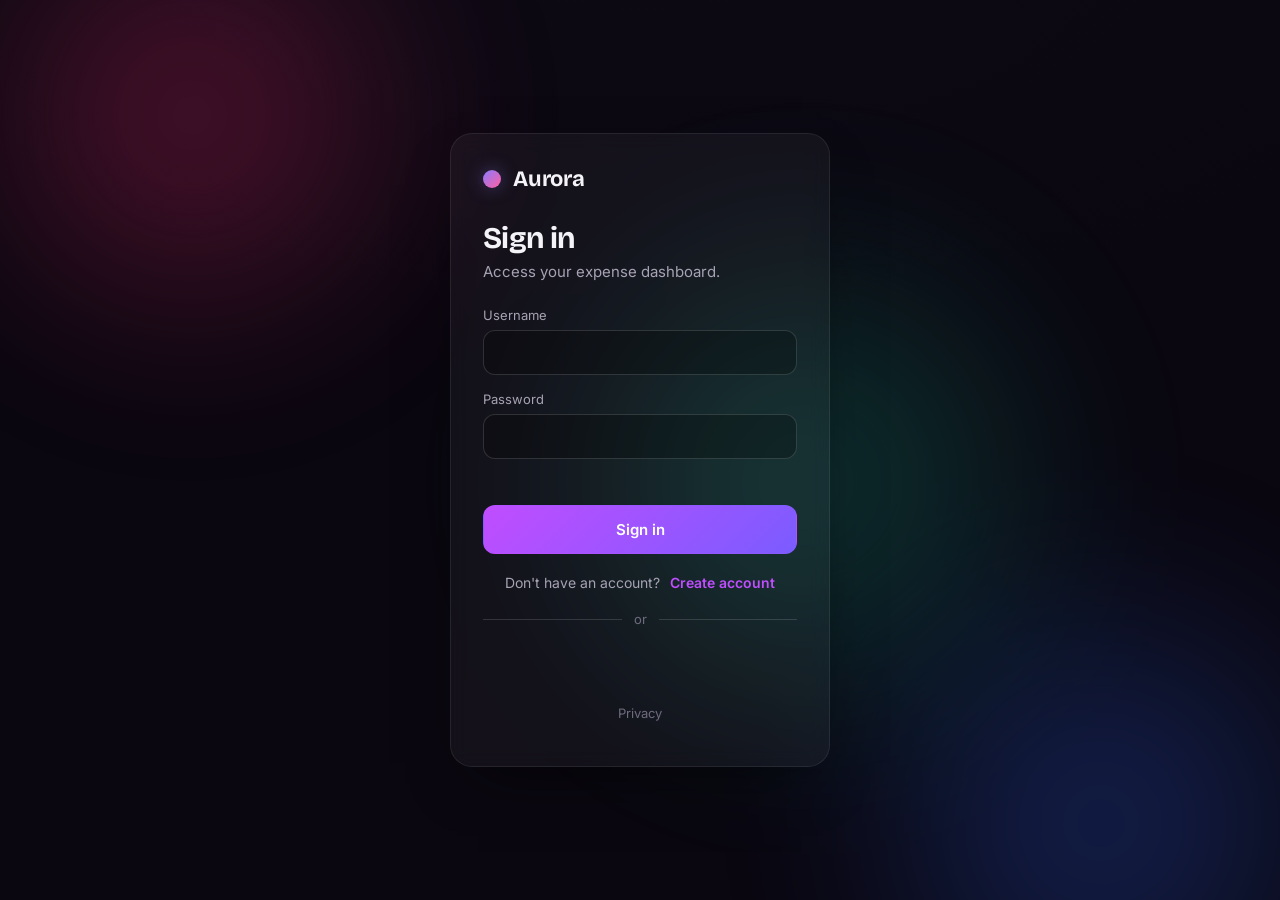
<file: index.html>
<!doctype html>
<html lang="pt-BR">
<head>
  <meta charset="utf-8" />
  <meta name="viewport" content="width=device-width, initial-scale=1, viewport-fit=cover" />
  <meta name="theme-color" content="#0a0710" />
  <title>Aurora · Controle de despesas</title>

  <!-- Fontes: Bricolage Grotesque para os números/títulos, Inter para o corpo -->
  <link rel="preconnect" href="https://fonts.googleapis.com" />
  <link rel="preconnect" href="https://fonts.gstatic.com" crossorigin />
  <link href="https://fonts.googleapis.com/css2?family=Bricolage+Grotesque:opsz,wght@12..96,500;12..96,600;12..96,700;12..96,800&family=Inter:wght@400;500;600;700&display=swap" rel="stylesheet" />

  <link rel="stylesheet" href="style.css" />

  <!-- Google Identity Services (botão "Entrar com Google") -->
  <script src="https://accounts.google.com/gsi/client" async></script>
</head>

<body>
  <!-- Brilhos de fundo (aurora). Intensidade controlada pela classe .glow no CSS -->
  <div class="aurora" aria-hidden="true">
    <span class="aurora__blob aurora__blob--pink"></span>
    <span class="aurora__blob aurora__blob--teal"></span>
    <span class="aurora__blob aurora__blob--blue"></span>
  </div>

  <!-- ============================== TELA DE LOGIN ============================== -->
  <main id="auth-screen" class="auth" hidden>
    <section class="auth__card">
      <div class="brand">
        <span class="brand__dot"></span>
        <span class="brand__name">Aurora</span>
      </div>
      <h1 class="auth__title" id="auth-title" data-i18n="login_title">Entrar</h1>
      <p class="auth__subtitle" id="auth-subtitle" data-i18n="login_sub">Acesse seu painel de despesas.</p>

      <form id="auth-form" class="auth__form" autocomplete="off">
        <label class="field">
          <span class="field__label" data-i18n="user_label">Usuário</span>
          <input class="field__input" id="auth-user" name="user" type="text" autocomplete="username" required />
        </label>
        <label class="field">
          <span class="field__label" data-i18n="pass_label">Senha</span>
          <input class="field__input" id="auth-pass" name="pass" type="password" autocomplete="current-password" required />
          <span class="field__hint" id="auth-pass-hint" data-i18n="pw_hint" hidden>Mínimo de 8 caracteres.</span>
        </label>

        <p class="auth__error" id="auth-error" role="alert"></p>

        <button class="btn btn--primary btn--block" type="submit" id="auth-submit" data-i18n="login_btn">Entrar</button>
      </form>

      <p class="auth__switch">
        <span id="auth-switch-text" data-i18n="no_account">Não tem conta?</span>
        <button class="link" id="auth-switch-btn" type="button" data-i18n="register_btn">Criar conta</button>
      </p>

      <div class="auth__divider"><span data-i18n="or">ou</span></div>
      <div id="google-btn" class="auth__google"></div>

      <p class="auth__legal"><a href="privacy.html" target="_blank" rel="noopener" data-i18n="privacy">Privacidade</a></p>
    </section>
  </main>

  <!-- ============================== APLICATIVO ============================== -->
  <div id="app" class="app" hidden>
    <!-- Cabeçalho -->
    <header class="topbar">
      <div class="brand">
        <span class="brand__dot"></span>
        <span class="brand__name">Aurora</span>
      </div>

      <nav class="monthnav" aria-label="Selecionar mês" data-i18n-aria="select_month">
        <button class="iconbtn" id="month-prev" aria-label="Mês anterior" data-i18n-aria="prev_month">
          <svg viewBox="0 0 24 24" width="18" height="18"><path d="M15 6l-6 6 6 6" fill="none" stroke="currentColor" stroke-width="2" stroke-linecap="round" stroke-linejoin="round"/></svg>
        </button>
        <span class="monthnav__label" id="month-label">—</span>
        <button class="iconbtn" id="month-next" aria-label="Próximo mês" data-i18n-aria="next_month">
          <svg viewBox="0 0 24 24" width="18" height="18"><path d="M9 6l6 6-6 6" fill="none" stroke="currentColor" stroke-width="2" stroke-linecap="round" stroke-linejoin="round"/></svg>
        </button>
      </nav>

      <div class="avatar" id="avatar-btn" role="button" tabindex="0" aria-haspopup="menu" aria-label="Menu da conta" data-i18n-aria="account_menu">
        <span id="avatar-initials">CM</span>
        <div class="menu" id="account-menu" hidden role="menu">
          <span class="menu__name" id="menu-username"></span>
          <button class="menu__item" id="menu-budget" role="menuitem" data-i18n="menu_budget">Definir orçamento</button>
          <button class="menu__item" id="menu-fixas" role="menuitem" data-i18n="menu_fixas">Despesas fixas</button>
          <button class="menu__item" id="menu-export" role="menuitem" data-i18n="menu_export">Exportar dados</button>
          <button class="menu__item" id="menu-currency" role="menuitem">Moeda</button>
          <button class="menu__item" id="menu-language" role="menuitem">Idioma</button>
          <a class="menu__item" id="menu-privacy" role="menuitem" href="privacy.html" target="_blank" rel="noopener" data-i18n="menu_privacy">Política de privacidade</a>
          <button class="menu__item menu__item--danger" id="menu-delete-account" role="menuitem" data-i18n="menu_delete_account">Excluir conta</button>
          <button class="menu__item menu__item--danger" id="menu-logout" role="menuitem" data-i18n="menu_logout">Sair</button>
        </div>
      </div>
    </header>

    <!-- Abas -->
    <div class="tabs" role="tablist">
      <button class="tab is-active" data-view="overview" role="tab" data-i18n="tab_overview">Visão geral</button>
      <button class="tab" data-view="investments" role="tab" data-i18n="tab_investments">Investimentos</button>
      <button class="tab" data-view="history" role="tab" data-i18n="tab_history">Histórico</button>
      <button class="tab" data-view="categories" role="tab" data-i18n="tab_categories">Categorias</button>
    </div>

    <!-- ----------- VISÃO GERAL ----------- -->
    <section class="view view--overview is-active" data-view="overview">
      <div class="overview-grid">
        <!-- Card principal: gráfico + legenda -->
        <article class="card card--spending">
          <div class="donut" id="donut"></div>
          <div class="legend" id="legend"></div>
          <button class="link card__action" id="edit-categories" data-i18n="edit_categories">Editar categorias</button>
        </article>

        <!-- Coluna direita -->
        <div class="overview-side">
          <div class="stat-row">
            <article class="card card--stat">
              <span class="card__label" data-i18n="available">Disponível</span>
              <strong class="stat stat--green" id="stat-left">—</strong>
              <span class="card__hint" id="stat-left-hint">—</span>
            </article>
            <article class="card card--stat">
              <span class="card__label" data-i18n="daily_avg">Média diária</span>
              <strong class="stat stat--cyan" id="stat-daily">—</strong>
              <span class="card__hint" id="stat-daily-hint">—</span>
            </article>
          </div>

          <div id="pending-fixas"></div>

          <article class="card card--activity">
            <div class="card__head">
              <span class="card__label" data-i18n="recent_activity">Atividade recente</span>
              <button class="btn btn--small" id="add-expense" data-i18n="add_expense">+ Despesa</button>
            </div>
            <ul class="activity" id="activity"></ul>
          </article>
        </div>
      </div>
    </section>

    <!-- ----------- INVESTIMENTOS ----------- -->
    <section class="view view--investments" data-view="investments" hidden>
      <div class="inv-grid">
        <article class="card card--stat">
          <span class="card__label" data-i18n="total_invested">Total investido</span>
          <strong class="stat" id="inv-invested">—</strong>
        </article>
        <article class="card card--stat">
          <span class="card__label" data-i18n="current_value">Valor atual</span>
          <strong class="stat stat--cyan" id="inv-current">—</strong>
        </article>
        <article class="card card--stat">
          <span class="card__label" data-i18n="return_label">Rendimento</span>
          <strong class="stat stat--green" id="inv-return">—</strong>
          <span class="card__hint" id="inv-return-pct">—</span>
        </article>
      </div>

      <div class="inv-main">
        <article class="card card--spending card--inv-chart">
          <div class="donut" id="inv-donut"></div>
          <div class="legend" id="inv-legend"></div>
        </article>

        <article class="card card--activity">
          <div class="card__head">
            <span class="card__label" data-i18n="my_investments">Meus investimentos</span>
            <button class="btn btn--small" id="add-investment" data-i18n="add_investment">+ Investimento</button>
          </div>
          <ul class="activity" id="inv-list"></ul>
        </article>
      </div>
    </section>

    <!-- ----------- HISTÓRICO ----------- -->
    <section class="view view--history" data-view="history" hidden>
      <article class="card">
        <div class="card__head">
          <span class="card__label" data-i18n="spending_by_month">Gastos por mês</span>
        </div>
        <div class="barchart" id="barchart"></div>
      </article>

      <article class="card card--activity">
        <div class="card__head">
          <span class="card__label" id="history-month-label">Detalhes do mês</span>
        </div>
        <ul class="activity activity--breakdown" id="history-breakdown"></ul>
      </article>
    </section>

    <!-- ----------- CATEGORIAS ----------- -->
    <section class="view view--categories" data-view="categories" hidden>
      <article class="card">
        <div class="card__head">
          <span class="card__label" data-i18n="your_categories">Suas categorias</span>
          <button class="btn btn--small" id="add-category" data-i18n="add_category">+ Categoria</button>
        </div>
        <ul class="catlist" id="catlist"></ul>
      </article>
    </section>
  </div>

  <!-- ============================== MODAL GENÉRICO ============================== -->
  <div class="modal" id="modal" hidden>
    <div class="modal__backdrop" data-close></div>
    <div class="modal__sheet" role="dialog" aria-modal="true" aria-labelledby="modal-title">
      <div class="modal__head">
        <h2 class="modal__title" id="modal-title">—</h2>
        <button class="iconbtn" data-close aria-label="Fechar" data-i18n-aria="close">
          <svg viewBox="0 0 24 24" width="18" height="18"><path d="M6 6l12 12M18 6L6 18" fill="none" stroke="currentColor" stroke-width="2" stroke-linecap="round"/></svg>
        </button>
      </div>
      <form id="modal-form" class="modal__body"></form>
    </div>
  </div>

  <!-- Status de salvamento (salvando / salvo / falha) -->
  <div class="savestatus" id="save-status" role="status" aria-live="polite" hidden>
    <span class="savestatus__icon" id="save-status-icon"></span>
    <span class="savestatus__text" id="save-status-text"></span>
    <button class="savestatus__retry" id="save-status-retry" type="button" hidden></button>
  </div>

  <!-- Scripts separados, carregados em ordem -->
  <script src="js/storage.js"></script>
  <script src="js/charts.js"></script>
  <script src="js/app.js"></script>
</body>
</html>
</file>
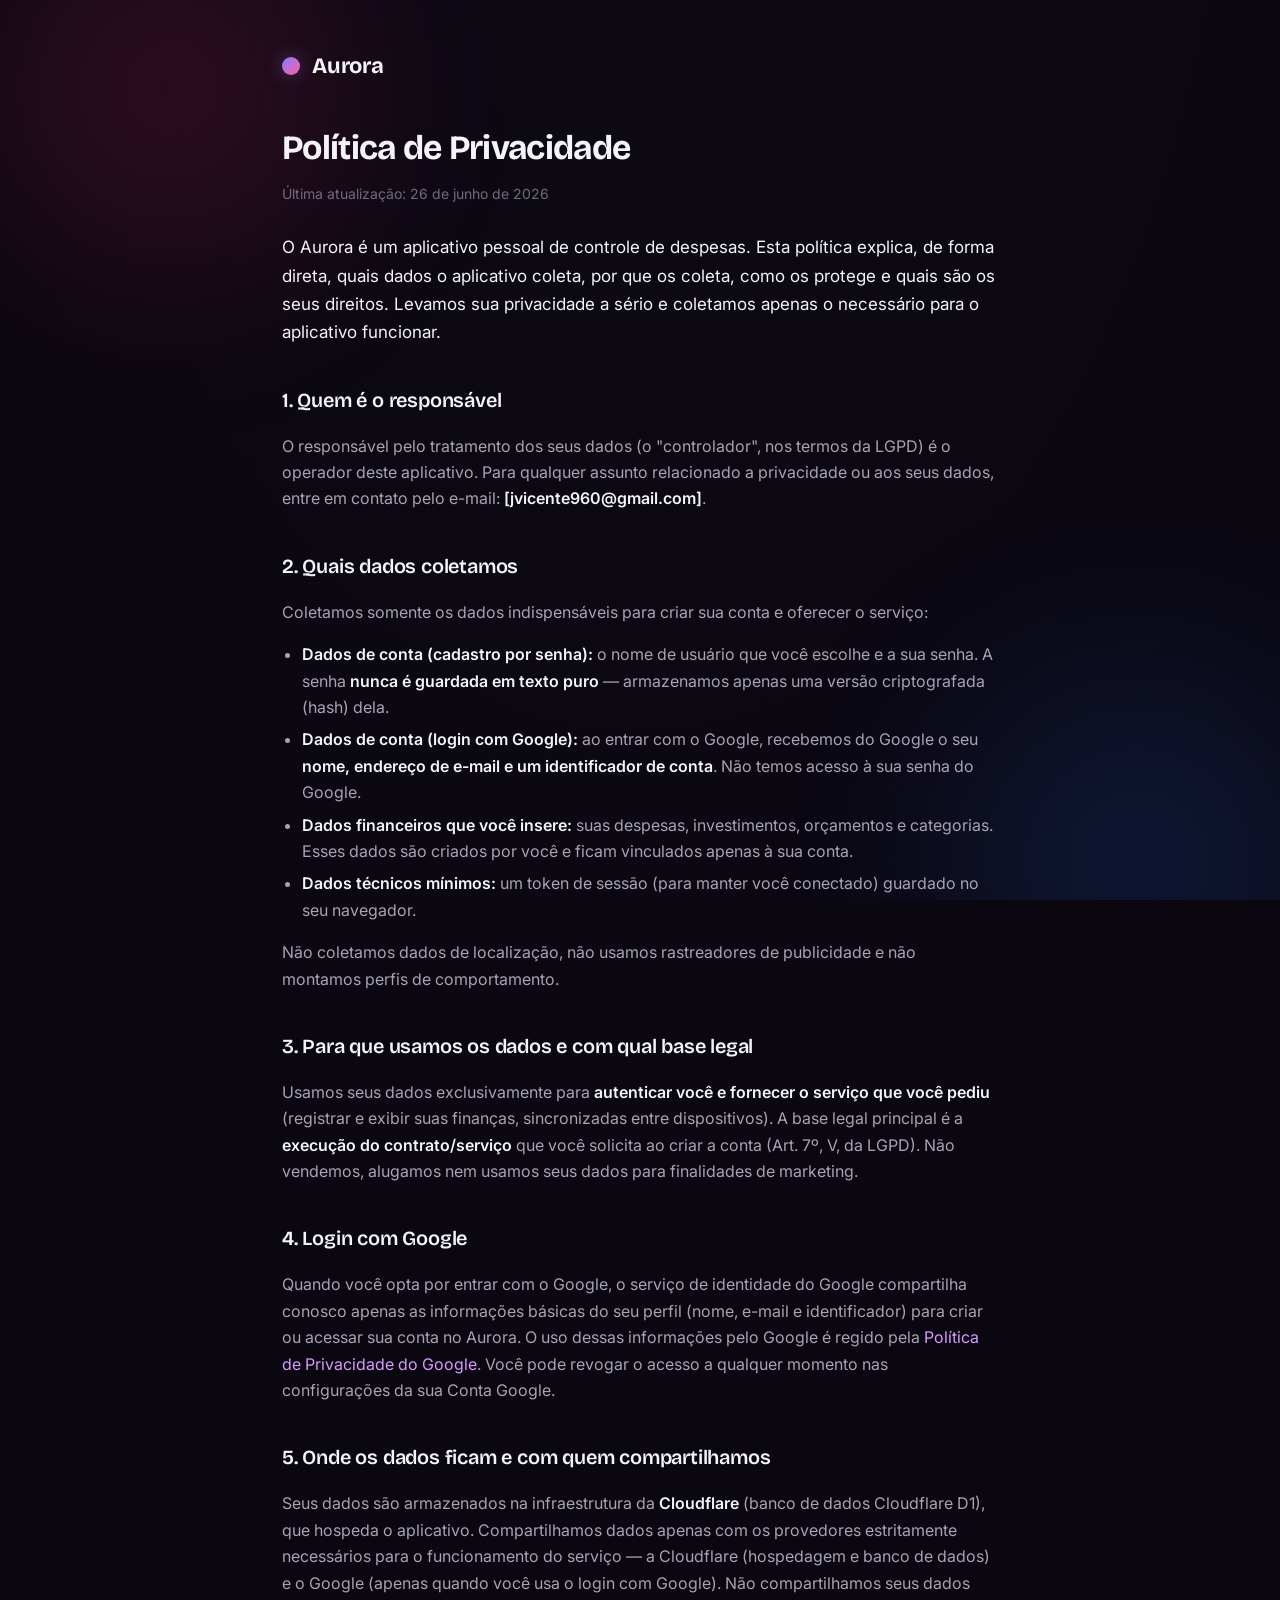
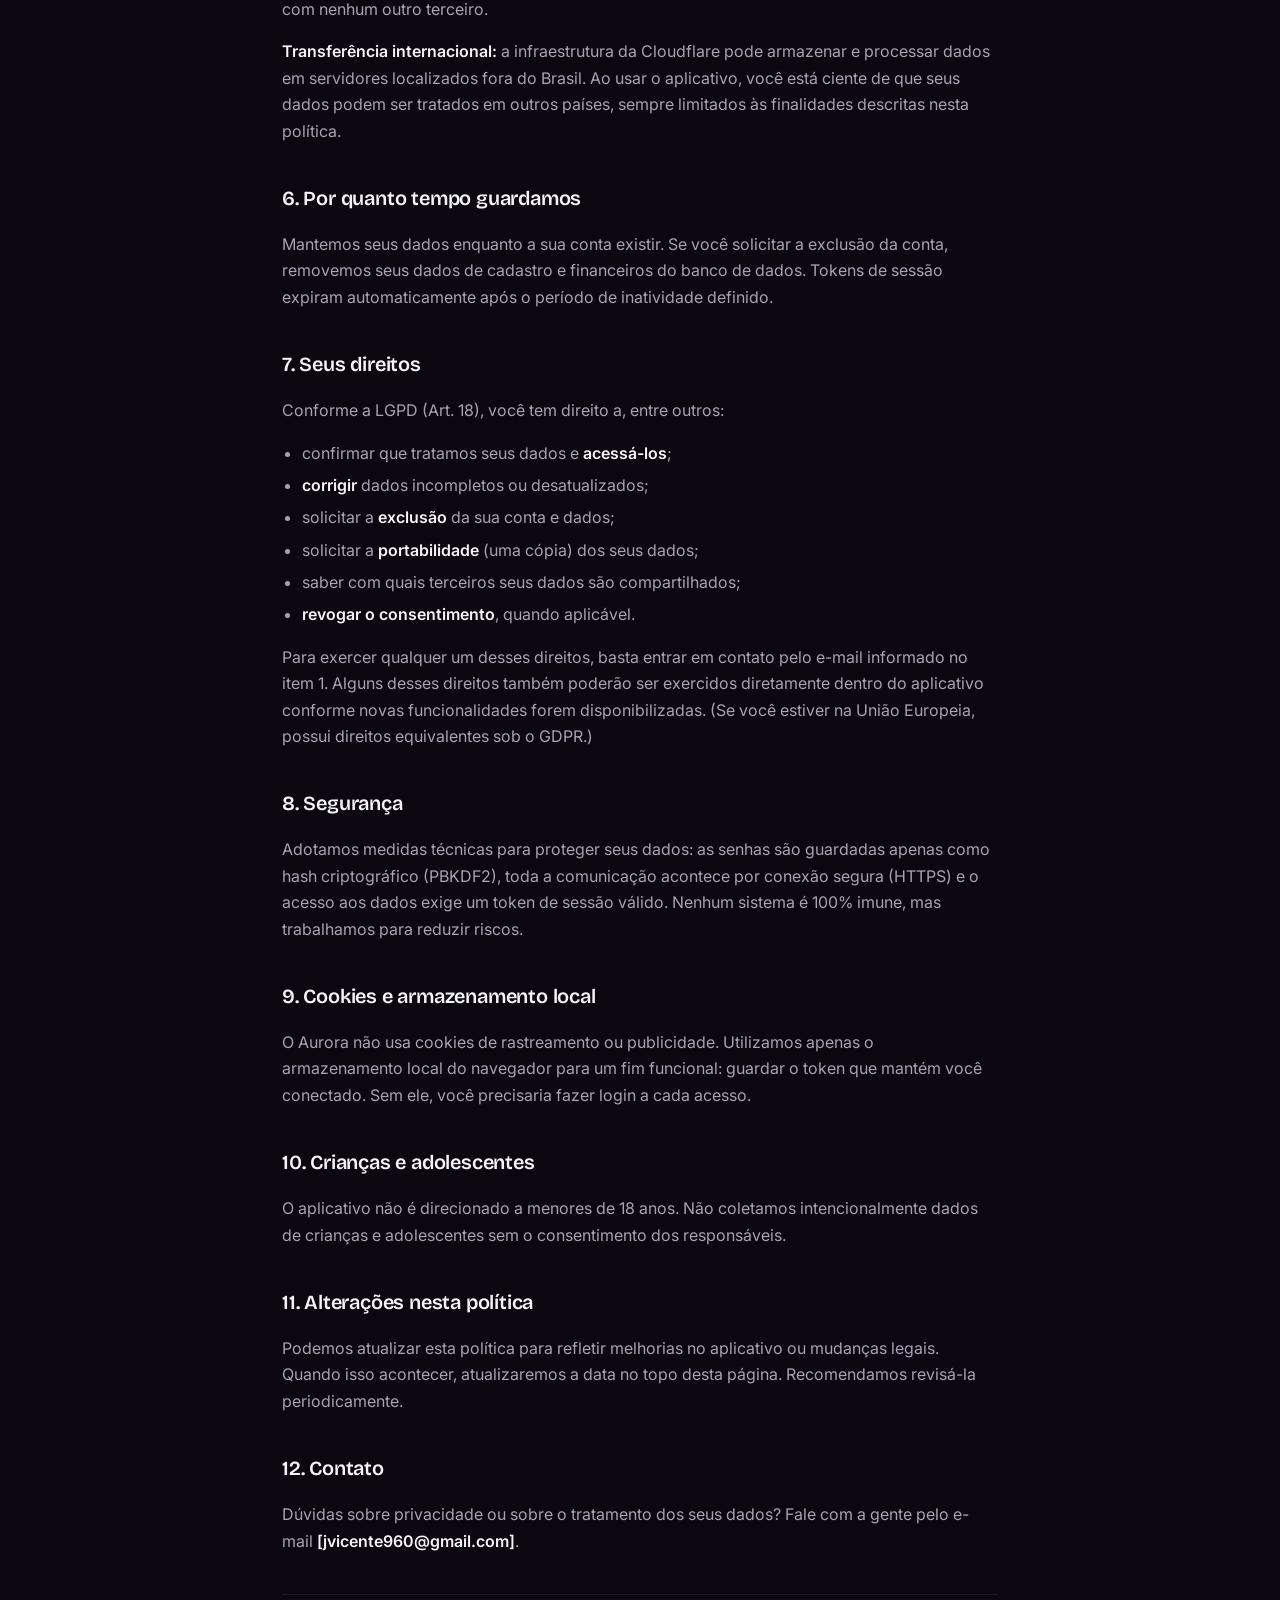
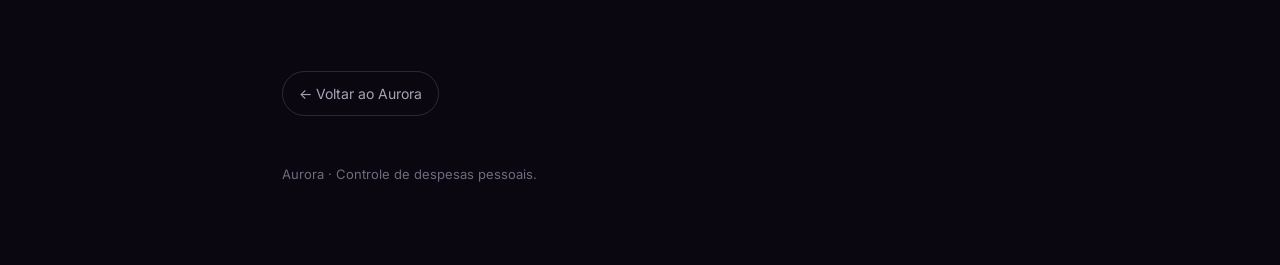
<file: privacy.html>
<!doctype html>
<html lang="pt-BR">
<head>
  <meta charset="utf-8" />
  <meta name="viewport" content="width=device-width, initial-scale=1, viewport-fit=cover" />
  <meta name="theme-color" content="#0a0710" />
  <title>Política de Privacidade · Aurora</title>

  <link rel="preconnect" href="https://fonts.googleapis.com" />
  <link rel="preconnect" href="https://fonts.gstatic.com" crossorigin />
  <link href="https://fonts.googleapis.com/css2?family=Bricolage+Grotesque:opsz,wght@12..96,600;12..96,700&family=Inter:wght@400;500;600;700&display=swap" rel="stylesheet" />

  <style>
    :root {
      --bg:#0a0710; --bg-2:#0d0a14;
      --surface:rgba(255,255,255,0.045); --border:rgba(255,255,255,0.08); --border-strong:rgba(255,255,255,0.14);
      --text:#f4f3f7; --text-dim:#a7a3b4; --text-faint:#6f6b7e; --primary:#c04dff;
      --font-display:'Bricolage Grotesque',system-ui,sans-serif;
      --font-body:'Inter',system-ui,-apple-system,sans-serif;
    }
    *,*::before,*::after { box-sizing:border-box; }
    body {
      margin:0; font-family:var(--font-body); color:var(--text); background:var(--bg);
      background-image:radial-gradient(120% 80% at 50% -10%,var(--bg-2),var(--bg) 60%);
      min-height:100vh; -webkit-font-smoothing:antialiased; line-height:1.65;
    }
    .aurora { position:fixed; inset:0; z-index:0; overflow:hidden; pointer-events:none; }
    .blob { position:absolute; border-radius:50%; filter:blur(90px); opacity:.22; }
    .blob--pink { width:42vw; height:42vw; top:-14vw; left:-8vw; background:radial-gradient(circle,#ff2d78,transparent 68%); }
    .blob--blue { width:46vw; height:46vw; bottom:-20vw; right:-12vw; background:radial-gradient(circle,#2f6bff,transparent 68%); }

    .wrap { position:relative; z-index:1; max-width:760px; margin:0 auto; padding:48px 22px 80px; }
    .brand { display:flex; align-items:center; gap:12px; margin-bottom:36px; }
    .brand__dot { width:18px; height:18px; border-radius:50%; background:linear-gradient(135deg,#8a7bff,#ff5fa2); box-shadow:0 0 18px -2px rgba(138,123,255,0.6); }
    .brand__name { font-family:var(--font-display); font-weight:700; font-size:22px; letter-spacing:-0.01em; }

    h1 { font-family:var(--font-display); font-weight:700; font-size:34px; letter-spacing:-0.02em; margin:0 0 6px; }
    h2 { font-family:var(--font-display); font-weight:600; font-size:20px; margin:38px 0 10px; letter-spacing:-0.01em; }
    .updated { color:var(--text-faint); font-size:14px; margin:0 0 28px; }
    p, li { color:var(--text-dim); font-size:16px; }
    strong { color:var(--text); font-weight:600; }
    a { color:#d79bff; text-decoration:none; }
    a:hover { text-decoration:underline; }
    ul { padding-left:20px; }
    li { margin:6px 0; }
    .lead { color:var(--text); font-size:17px; }
    .card { background:var(--surface); border:1px solid var(--border); border-radius:16px; padding:18px 20px; margin-top:18px; }
    hr { border:none; border-top:1px solid var(--border); margin:40px 0; }
    .back { display:inline-block; margin-top:36px; font-size:14px; color:var(--text-dim); border:1px solid var(--border-strong); padding:10px 16px; border-radius:999px; }
    footer { margin-top:48px; color:var(--text-faint); font-size:13px; }
  </style>
</head>

<body>
  <div class="aurora" aria-hidden="true">
    <span class="blob blob--pink"></span>
    <span class="blob blob--blue"></span>
  </div>

  <main class="wrap">
    <div class="brand">
      <span class="brand__dot"></span>
      <span class="brand__name">Aurora</span>
    </div>

    <h1>Política de Privacidade</h1>
    <p class="updated">Última atualização: 26 de junho de 2026</p>

    <p class="lead">O Aurora é um aplicativo pessoal de controle de despesas. Esta política explica, de forma direta, quais dados o aplicativo coleta, por que os coleta, como os protege e quais são os seus direitos. Levamos sua privacidade a sério e coletamos apenas o necessário para o aplicativo funcionar.</p>

    <h2>1. Quem é o responsável</h2>
    <p>O responsável pelo tratamento dos seus dados (o "controlador", nos termos da LGPD) é o operador deste aplicativo. Para qualquer assunto relacionado a privacidade ou aos seus dados, entre em contato pelo e-mail: <strong>[jvicente960@gmail.com]</strong>.</p>

    <h2>2. Quais dados coletamos</h2>
    <p>Coletamos somente os dados indispensáveis para criar sua conta e oferecer o serviço:</p>
    <ul>
      <li><strong>Dados de conta (cadastro por senha):</strong> o nome de usuário que você escolhe e a sua senha. A senha <strong>nunca é guardada em texto puro</strong> — armazenamos apenas uma versão criptografada (hash) dela.</li>
      <li><strong>Dados de conta (login com Google):</strong> ao entrar com o Google, recebemos do Google o seu <strong>nome, endereço de e-mail e um identificador de conta</strong>. Não temos acesso à sua senha do Google.</li>
      <li><strong>Dados financeiros que você insere:</strong> suas despesas, investimentos, orçamentos e categorias. Esses dados são criados por você e ficam vinculados apenas à sua conta.</li>
      <li><strong>Dados técnicos mínimos:</strong> um token de sessão (para manter você conectado) guardado no seu navegador.</li>
    </ul>
    <p>Não coletamos dados de localização, não usamos rastreadores de publicidade e não montamos perfis de comportamento.</p>

    <h2>3. Para que usamos os dados e com qual base legal</h2>
    <p>Usamos seus dados exclusivamente para <strong>autenticar você e fornecer o serviço que você pediu</strong> (registrar e exibir suas finanças, sincronizadas entre dispositivos). A base legal principal é a <strong>execução do contrato/serviço</strong> que você solicita ao criar a conta (Art. 7º, V, da LGPD). Não vendemos, alugamos nem usamos seus dados para finalidades de marketing.</p>

    <h2>4. Login com Google</h2>
    <p>Quando você opta por entrar com o Google, o serviço de identidade do Google compartilha conosco apenas as informações básicas do seu perfil (nome, e-mail e identificador) para criar ou acessar sua conta no Aurora. O uso dessas informações pelo Google é regido pela <a href="https://policies.google.com/privacy" target="_blank" rel="noopener">Política de Privacidade do Google</a>. Você pode revogar o acesso a qualquer momento nas configurações da sua Conta Google.</p>

    <h2>5. Onde os dados ficam e com quem compartilhamos</h2>
    <p>Seus dados são armazenados na infraestrutura da <strong>Cloudflare</strong> (banco de dados Cloudflare D1), que hospeda o aplicativo. Compartilhamos dados apenas com os provedores estritamente necessários para o funcionamento do serviço — a Cloudflare (hospedagem e banco de dados) e o Google (apenas quando você usa o login com Google). Não compartilhamos seus dados com nenhum outro terceiro.</p>
    <p><strong>Transferência internacional:</strong> a infraestrutura da Cloudflare pode armazenar e processar dados em servidores localizados fora do Brasil. Ao usar o aplicativo, você está ciente de que seus dados podem ser tratados em outros países, sempre limitados às finalidades descritas nesta política.</p>

    <h2>6. Por quanto tempo guardamos</h2>
    <p>Mantemos seus dados enquanto a sua conta existir. Se você solicitar a exclusão da conta, removemos seus dados de cadastro e financeiros do banco de dados. Tokens de sessão expiram automaticamente após o período de inatividade definido.</p>

    <h2>7. Seus direitos</h2>
    <p>Conforme a LGPD (Art. 18), você tem direito a, entre outros:</p>
    <ul>
      <li>confirmar que tratamos seus dados e <strong>acessá-los</strong>;</li>
      <li><strong>corrigir</strong> dados incompletos ou desatualizados;</li>
      <li>solicitar a <strong>exclusão</strong> da sua conta e dados;</li>
      <li>solicitar a <strong>portabilidade</strong> (uma cópia) dos seus dados;</li>
      <li>saber com quais terceiros seus dados são compartilhados;</li>
      <li><strong>revogar o consentimento</strong>, quando aplicável.</li>
    </ul>
    <p>Para exercer qualquer um desses direitos, basta entrar em contato pelo e-mail informado no item 1. Alguns desses direitos também poderão ser exercidos diretamente dentro do aplicativo conforme novas funcionalidades forem disponibilizadas. (Se você estiver na União Europeia, possui direitos equivalentes sob o GDPR.)</p>

    <h2>8. Segurança</h2>
    <p>Adotamos medidas técnicas para proteger seus dados: as senhas são guardadas apenas como hash criptográfico (PBKDF2), toda a comunicação acontece por conexão segura (HTTPS) e o acesso aos dados exige um token de sessão válido. Nenhum sistema é 100% imune, mas trabalhamos para reduzir riscos.</p>

    <h2>9. Cookies e armazenamento local</h2>
    <p>O Aurora não usa cookies de rastreamento ou publicidade. Utilizamos apenas o armazenamento local do navegador para um fim funcional: guardar o token que mantém você conectado. Sem ele, você precisaria fazer login a cada acesso.</p>

    <h2>10. Crianças e adolescentes</h2>
    <p>O aplicativo não é direcionado a menores de 18 anos. Não coletamos intencionalmente dados de crianças e adolescentes sem o consentimento dos responsáveis.</p>

    <h2>11. Alterações nesta política</h2>
    <p>Podemos atualizar esta política para refletir melhorias no aplicativo ou mudanças legais. Quando isso acontecer, atualizaremos a data no topo desta página. Recomendamos revisá-la periodicamente.</p>

    <h2>12. Contato</h2>
    <p>Dúvidas sobre privacidade ou sobre o tratamento dos seus dados? Fale com a gente pelo e-mail <strong>[jvicente960@gmail.com]</strong>.</p>

    <hr />
    <a class="back" href="/">← Voltar ao Aurora</a>

    <footer>Aurora · Controle de despesas pessoais.</footer>
  </main>
</body>
</html>
</file>
<file: style.css>
/* =====================================================================
   AURORA · folha de estilo
   ===================================================================== */

/* ----------------------------- VARIÁVEIS ----------------------------- */
:root {
  --bg:#0a0710; --bg-2:#0d0a14;
  --surface:rgba(255,255,255,0.045); --surface-2:rgba(255,255,255,0.06);
  --border:rgba(255,255,255,0.08); --border-strong:rgba(255,255,255,0.14);
  --text:#f4f3f7; --text-dim:#a7a3b4; --text-faint:#6f6b7e;
  --green:#34e08a; --cyan:#38c8ff; --primary:#c04dff; --danger:#ff6b8a;
  --panel:#16121f;
  --font-display:'Bricolage Grotesque',system-ui,sans-serif;
  --font-body:'Inter',system-ui,-apple-system,sans-serif;
  --radius:22px; --radius-sm:14px; --shadow:0 24px 60px -28px rgba(0,0,0,0.7);
  --glow-opacity:0.3; --glow-blur:80px;
}

/* ----------------------------- BASE ----------------------------- */
*,*::before,*::after { box-sizing:border-box; }
html,body { height:100%; }
[hidden] { display:none !important; }   /* garante que o atributo hidden funcione */
body {
  margin:0; font-family:var(--font-body); color:var(--text); background:var(--bg);
  background-image:radial-gradient(120% 80% at 50% -10%,var(--bg-2),var(--bg) 60%);
  min-height:100vh; overflow-x:hidden; -webkit-font-smoothing:antialiased; text-rendering:optimizeLegibility;
}
button { font-family:inherit; }
::selection { background:rgba(192,77,255,0.4); }
:focus-visible { outline:2px solid var(--primary); outline-offset:2px; }

/* ----------------------------- AURORA (glow) ----------------------------- */
.aurora { position:fixed; inset:0; z-index:0; overflow:hidden; pointer-events:none; }
.aurora__blob { position:absolute; border-radius:50%; filter:blur(var(--glow-blur)); opacity:var(--glow-opacity); }
.aurora__blob--pink { width:46vw; height:46vw; top:-14vw; left:-8vw; background:radial-gradient(circle,#ff2d78,transparent 68%); }
.aurora__blob--teal { width:50vw; height:50vw; top:18vh; left:38vw; background:radial-gradient(circle,#1fd6b0,transparent 68%); opacity:calc(var(--glow-opacity)*0.8); }
.aurora__blob--blue { width:48vw; height:48vw; bottom:-18vw; right:-10vw; background:radial-gradient(circle,#2f6bff,transparent 68%); }

/* ----------------------------- MARCA ----------------------------- */
.brand { display:flex; align-items:center; gap:12px; }
.brand__dot { width:18px; height:18px; border-radius:50%; background:linear-gradient(135deg,#8a7bff,#ff5fa2); box-shadow:0 0 18px -2px rgba(138,123,255,0.6); }
.brand__name { font-family:var(--font-display); font-weight:700; font-size:22px; letter-spacing:-0.01em; }

/* ----------------------------- BOTÕES ----------------------------- */
.btn { border:1px solid var(--border-strong); background:var(--surface-2); color:var(--text); padding:11px 18px; border-radius:12px; font-size:14px; font-weight:600; cursor:pointer; transition:transform .12s ease,background .2s ease,border-color .2s ease; }
.btn:hover { background:rgba(255,255,255,0.1); }
.btn:active { transform:scale(.98); }
.btn[disabled] { opacity:.5; cursor:default; }
.btn--primary { background:linear-gradient(135deg,#c04dff,#7b5cff); border-color:transparent; color:#fff; }
.btn--primary:hover { filter:brightness(1.08); background:linear-gradient(135deg,#c04dff,#7b5cff); }
.btn--danger { background:linear-gradient(135deg,#ff5f6d,#ff2d78); border-color:transparent; color:#fff; }
.btn--danger:hover { filter:brightness(1.08); background:linear-gradient(135deg,#ff5f6d,#ff2d78); }
.btn--block { width:100%; padding:14px; font-size:15px; }
.btn--small { padding:8px 14px; font-size:13px; border-radius:10px; }
.link { background:none; border:none; padding:0; color:var(--primary); font-weight:600; font-size:14px; cursor:pointer; }
.link:hover { text-decoration:underline; }

.iconbtn { width:40px; height:40px; display:grid; place-items:center; border-radius:50%; border:1px solid var(--border); background:var(--surface); color:var(--text-dim); cursor:pointer; transition:background .2s ease,color .2s ease; }
.iconbtn:hover { background:var(--surface-2); color:var(--text); }

/* botões de linha (editar / remover) nas listas */
.rowbtn { border:none; background:none; color:var(--text-faint); cursor:pointer; padding:7px; border-radius:9px; line-height:0; opacity:.55; transition:opacity .15s ease,color .15s ease,background .15s ease; flex:none; }
.rowbtn:hover { opacity:1; background:var(--surface-2); }
.rowbtn--edit:hover { color:var(--cyan); }
.rowbtn--del:hover { color:var(--danger); }

/* ----------------------------- CARTÕES ----------------------------- */
.card { position:relative; background:var(--surface); border:1px solid var(--border); border-radius:var(--radius); padding:24px; box-shadow:var(--shadow); backdrop-filter:blur(8px); }
.card__label { font-size:13px; color:var(--text-dim); letter-spacing:.14em; text-transform:uppercase; font-weight:600; }
.card__hint { font-size:13px; color:var(--text-faint); }
.card__head { display:flex; align-items:center; justify-content:space-between; gap:12px; margin-bottom:8px; flex-wrap:wrap; }
.card__action { margin-top:4px; align-self:flex-start; }

.stat { display:block; font-family:var(--font-display); font-weight:700; font-size:44px; line-height:1.05; letter-spacing:-0.02em; margin:6px 0 4px; }
.stat--green { color:var(--green); }
.stat--cyan { color:var(--cyan); }

/* ----------------------------- CAMPOS ----------------------------- */
.field { display:block; margin-bottom:16px; }
.field__label { display:block; font-size:13px; color:var(--text-dim); margin-bottom:7px; }
.field__hint { font-size:12px; color:var(--text-faint); margin:-8px 0 14px; }
.field__input, .field select, .row-date, .row-amount, .row-kind {
  width:100%; min-width:0; padding:12px 14px; border-radius:12px; border:1px solid var(--border-strong);
  background:rgba(0,0,0,0.25); color:var(--text); font-size:15px; font-family:inherit;
}
/* iOS: o input de data tem largura mínima nativa; isto deixa o navegador encolher */
.row-date { -webkit-appearance:none; appearance:none; color-scheme:dark; }
.field__input:focus, .field select:focus, .row-date:focus, .row-amount:focus, .row-kind:focus {
  outline:none; border-color:var(--primary); box-shadow:0 0 0 3px rgba(192,77,255,0.22);
}
.field__row { display:grid; grid-template-columns:1fr 1fr; gap:12px; }

/* contraste do dropdown: força fundo escuro e texto claro nas opções */
select { -webkit-appearance:none; appearance:none; background-image:url("data:image/svg+xml,%3Csvg xmlns='http://www.w3.org/2000/svg' width='12' height='8' viewBox='0 0 12 8'%3E%3Cpath d='M1 1l5 5 5-5' fill='none' stroke='%23a7a3b4' stroke-width='2' stroke-linecap='round'/%3E%3C/svg%3E"); background-repeat:no-repeat; background-position:right 14px center; padding-right:36px; }
select option, select optgroup { background-color:var(--panel); color:var(--text); }

/* rótulo com checkbox */
.check { display:flex; align-items:center; gap:10px; font-size:14px; color:var(--text); margin-bottom:8px; cursor:pointer; }
.check input { width:18px; height:18px; accent-color:var(--primary); }

/* cabeçalho de seção dentro do modal (Lançamentos / Aportes) */
.rowhead { display:flex; align-items:center; justify-content:space-between; }

/* linha de lançamento / movimentação */
.modal-row { display:grid; grid-template-columns:minmax(0,1.2fr) minmax(0,1fr) auto; gap:8px; margin-bottom:8px; align-items:center; }
.modal-row .row-kind { grid-column:auto; }
.modal-row:has(.row-kind) { grid-template-columns:minmax(0,auto) minmax(0,1.2fr) minmax(0,1fr) auto; }
.row-del { border:none; background:var(--surface-2); color:var(--text-faint); width:38px; height:42px; border-radius:10px; cursor:pointer; line-height:0; display:grid; place-items:center; }
.row-del:hover { color:var(--danger); }

/* ----------------------------- LOGIN ----------------------------- */
.auth { position:relative; z-index:1; min-height:100vh; display:grid; place-items:center; padding:24px; }
.auth__card { width:100%; max-width:380px; background:var(--surface); border:1px solid var(--border); border-radius:var(--radius); padding:32px; box-shadow:var(--shadow); backdrop-filter:blur(10px); }
.auth__card .brand { margin-bottom:28px; }
.auth__title { font-family:var(--font-display); font-size:30px; font-weight:700; margin:0 0 6px; letter-spacing:-0.02em; }
.auth__subtitle { color:var(--text-dim); margin:0 0 26px; font-size:15px; }
.auth__error { color:var(--danger); font-size:14px; min-height:18px; margin:2px 0 12px; }
.auth__switch { margin-top:20px; text-align:center; color:var(--text-dim); font-size:14px; }
.auth__switch .link { margin-left:6px; }
.auth__divider { display:flex; align-items:center; gap:12px; margin:20px 0 16px; color:var(--text-faint); font-size:13px; }
.auth__divider::before, .auth__divider::after { content:""; flex:1; height:1px; background:var(--border-strong); }
.auth__google { display:flex; justify-content:center; width:100%; max-width:100%; min-height:44px; color-scheme:light; overflow:hidden; }
.auth__google > div { max-width:100%; }

/* ----------------------------- APP ----------------------------- */
.app { position:relative; z-index:1; max-width:1320px; margin:0 auto;
  padding:28px max(28px,env(safe-area-inset-right)) 60px max(28px,env(safe-area-inset-left)); }
.topbar { display:grid; grid-template-columns:1fr auto 1fr; align-items:center; margin-bottom:22px; }
.monthnav { display:flex; align-items:center; justify-content:center; gap:18px; }
.monthnav__label { font-family:var(--font-display); font-weight:600; font-size:19px; min-width:150px; text-align:center; }

.avatar { justify-self:end; position:relative; width:46px; height:46px; border-radius:50%; display:grid; place-items:center; font-family:var(--font-display); font-weight:700; font-size:15px; color:#fff; background:linear-gradient(135deg,#7b5cff,#c04dff); cursor:pointer; user-select:none; }
.menu { position:absolute; top:56px; right:0; width:230px; background:var(--panel); border:1px solid var(--border-strong); border-radius:14px; padding:8px; box-shadow:var(--shadow); z-index:30; }
.menu__name { display:block; padding:8px 12px; font-weight:600; color:var(--text-dim); font-size:13px; border-bottom:1px solid var(--border); margin-bottom:6px; }
.menu__item { display:block; width:100%; text-align:left; background:none; border:none; color:var(--text); padding:10px 12px; border-radius:9px; font-size:14px; cursor:pointer; text-decoration:none; }
.menu__item:hover { background:var(--surface-2); }
.menu__item--danger { color:var(--danger); }
.auth__legal { margin-top:18px; text-align:center; font-size:13px; }
.auth__legal a { color:var(--text-faint); text-decoration:none; }
.auth__legal a:hover { color:var(--text-dim); text-decoration:underline; }

.exportlist { display:flex; flex-direction:column; gap:10px; margin:14px 0 4px; }
.morebtn { display:inline-block; margin-top:8px; font-size:13px; }
.morewrap { display:contents; }
#pending-fixas:not(:empty) { margin-bottom:16px; }
.card--fixas { border-color:rgba(192,77,255,0.35); }

/* ----------------------- status de salvamento ----------------------- */.savestatus {
  position:fixed; left:50%; bottom:max(20px,env(safe-area-inset-bottom)); transform:translateX(-50%) translateY(8px);
  display:flex; align-items:center; gap:10px;
  background:var(--panel); border:1px solid var(--border-strong); border-radius:999px;
  padding:9px 16px; font-size:14px; color:var(--text); box-shadow:var(--shadow);
  z-index:60; pointer-events:none; opacity:0; transition:opacity .25s ease, transform .25s ease;
}
.savestatus.is-visible { opacity:1; transform:translateX(-50%) translateY(0); }
.savestatus--saved { color:var(--green); }
.savestatus--error { color:var(--danger); border-color:rgba(255,107,138,0.5); }
.savestatus__icon { display:inline-flex; align-items:center; justify-content:center; width:16px; height:16px; font-weight:700; }
.savestatus__icon.savestatus__spin { border:2px solid var(--border-strong); border-top-color:var(--primary); border-radius:50%; animation:savespin .7s linear infinite; }
@keyframes savespin { to { transform:rotate(360deg); } }
.savestatus__retry {
  pointer-events:auto; cursor:pointer; background:var(--danger); color:#1a0710;
  border:none; border-radius:999px; padding:5px 12px; font-size:13px; font-weight:600; font-family:inherit;
}

.tabs { display:flex; gap:6px; background:var(--surface); border:1px solid var(--border); border-radius:14px; padding:5px; margin-bottom:22px; width:fit-content; }
.tab { border:none; background:none; color:var(--text-dim); padding:9px 18px; border-radius:10px; font-size:14px; font-weight:600; cursor:pointer; transition:background .2s ease,color .2s ease; }
.tab:hover { color:var(--text); }
.tab.is-active { background:var(--surface-2); color:var(--text); }

.view { display:none; animation:fade .25s ease; }
.view.is-active { display:block; }
.view--history.is-active { display:grid; grid-template-columns:minmax(0,1fr); gap:20px; }
@keyframes fade { from { opacity:0; transform:translateY(6px); } to { opacity:1; transform:none; } }

.overview-grid { display:grid; grid-template-columns:minmax(0,1.05fr) minmax(0,1fr); gap:20px; }
.overview-side { display:flex; flex-direction:column; gap:20px; }
.stat-row { display:grid; grid-template-columns:1fr 1fr; gap:20px; }
.card--spending { display:flex; flex-direction:column; align-items:center; gap:22px; }
.card--activity { display:flex; flex-direction:column; }
.inv-grid { display:grid; grid-template-columns:repeat(3,1fr); gap:20px; margin-bottom:20px; }
.inv-main { display:grid; grid-template-columns:minmax(0,1fr) minmax(0,1.2fr); gap:20px; }

/* controles do histórico */
.histnav { display:flex; align-items:center; gap:10px; }
.histnav__input { padding:9px 12px; border-radius:10px; border:1px solid var(--border-strong); background:rgba(0,0,0,0.25); color:var(--text); font-family:inherit; font-size:14px; color-scheme:dark; }
.histnav__input:focus { outline:none; border-color:var(--primary); }
.histnav .iconbtn { width:36px; height:36px; }

/* ----------------------------- GRÁFICOS / LISTAS ----------------------------- */
.donut { position:relative; width:clamp(200px,70vw,280px); height:clamp(200px,70vw,280px); margin-inline:auto; }
.donut svg { width:100%; height:100%; transform:rotate(-90deg); }
.donut__center { position:absolute; inset:0; display:flex; flex-direction:column; align-items:center; justify-content:center; text-align:center; }
.donut__caption { font-size:12px; letter-spacing:.28em; text-transform:uppercase; color:var(--text-dim); font-weight:600; }
.donut__value { font-family:var(--font-display); font-weight:700; font-size:40px; line-height:1; letter-spacing:-0.02em; margin:6px 0 4px; white-space:nowrap; }
.donut__sub { font-size:14px; color:var(--text-faint); }

.legend { width:100%; display:grid; grid-template-columns:minmax(0,1fr) minmax(0,1fr); gap:12px 28px; }
.legend__item { display:flex; align-items:center; gap:10px; font-size:15px; min-width:0; }
.legend__dot { width:11px; height:11px; border-radius:50%; flex:none; }
.legend__name { color:var(--text-dim); overflow:hidden; text-overflow:ellipsis; white-space:nowrap; }
.legend__value { margin-left:auto; font-weight:700; font-family:var(--font-display); }

.activity { list-style:none; margin:0; padding:0; }
.activity__item { display:flex; align-items:center; gap:14px; padding:15px 0; border-top:1px solid var(--border); }
.activity__item:first-child { border-top:none; }
.activity__dot { width:10px; height:10px; border-radius:50%; flex:none; }
.activity__info { display:flex; flex-direction:column; gap:3px; min-width:0; }
.activity__title { font-weight:700; font-size:16px; }
.activity__meta { font-size:13px; color:var(--text-faint); }
.activity__date { font-size:13px; color:var(--text-faint); }
.activity__amount { margin-left:auto; font-family:var(--font-display); font-weight:700; font-size:17px; white-space:nowrap; }
.activity__amount.is-positive { color:var(--green); }
.activity__amount.is-negative { color:var(--danger); }
.empty { color:var(--text-faint); font-size:14px; padding:24px 0; text-align:center; }

.barchart { display:flex; align-items:flex-end; gap:14px; height:240px; padding-top:14px; }
.bar { flex:1; min-width:0; display:flex; flex-direction:column; align-items:center; gap:10px; height:100%; justify-content:flex-end; cursor:pointer; }
.bar__fill { width:100%; max-width:54px; border-radius:8px 8px 4px 4px; background:linear-gradient(180deg,#c04dff,#6a4bff); transition:filter .2s ease; min-height:4px; }
.bar:hover .bar__fill { filter:brightness(1.15); }
.bar.is-active .bar__fill { background:linear-gradient(180deg,#ff2d78,#c04dff); }
.bar__label { font-size:12px; color:var(--text-dim); }
.bar__value { font-size:13px; font-weight:700; font-family:var(--font-display); }

.catlist { list-style:none; margin:0; padding:0; }
.catlist__item { display:flex; align-items:center; gap:14px; padding:14px 0; border-top:1px solid var(--border); }
.catlist__item:first-child { border-top:none; }
.catlist__dot { width:14px; height:14px; border-radius:50%; flex:none; }
.catlist__name { font-weight:600; font-size:16px; }
.catlist__total { margin-left:auto; color:var(--text-dim); font-size:14px; }

/* ----------------------------- MODAL ----------------------------- */
.modal { position:fixed; inset:0; z-index:100; display:grid; place-items:center; padding:20px; }
.modal[hidden] { display:none; }
.modal__backdrop { position:absolute; inset:0; background:rgba(5,3,9,0.7); backdrop-filter:blur(4px); }
.modal__sheet { position:relative; width:100%; max-width:440px; max-height:90vh; overflow:auto; background:var(--panel); border:1px solid var(--border-strong); border-radius:var(--radius); padding:24px; box-shadow:var(--shadow); animation:pop .2s ease; }
@keyframes pop { from { opacity:0; transform:scale(.96); } to { opacity:1; transform:none; } }
.modal__head { display:flex; align-items:center; justify-content:space-between; margin-bottom:18px; }
.modal__title { font-family:var(--font-display); font-size:22px; font-weight:700; margin:0; }
.modal__actions { display:flex; gap:12px; margin-top:8px; }
.modal__actions .btn { flex:1; }

.swatches { display:flex; flex-wrap:wrap; gap:10px; }
.swatch { width:30px; height:30px; border-radius:50%; border:2px solid transparent; cursor:pointer; }
.swatch.is-selected { border-color:#fff; transform:scale(1.12); }

/* ----------------------------- CONFIRMAÇÃO ----------------------------- */
.confirm { position:fixed; inset:0; z-index:200; display:grid; place-items:center; padding:20px; }
.confirm__backdrop { position:absolute; inset:0; background:rgba(5,3,9,0.7); backdrop-filter:blur(4px); }
.confirm__box { position:relative; width:100%; max-width:380px; background:var(--panel); border:1px solid var(--border-strong); border-radius:var(--radius); padding:24px; box-shadow:var(--shadow); animation:pop .2s ease; }
.confirm__msg { margin:0 0 20px; font-size:15px; line-height:1.5; color:var(--text); }
.confirm__actions { display:flex; gap:12px; }
.confirm__actions .btn { flex:1; }

/* ----------------------------- RESPONSIVO ----------------------------- */
@media (max-width:920px) {
  .overview-grid { grid-template-columns:minmax(0,1fr); }
  .inv-main { grid-template-columns:minmax(0,1fr); }
  .inv-grid { grid-template-columns:minmax(0,1fr); }
}
@media (max-width:640px) {
  .app { padding:18px max(16px,env(safe-area-inset-right)) 50px max(16px,env(safe-area-inset-left)); }
  .auth { padding:20px; overflow-x:hidden; }
  .auth__card { padding:26px 22px; }
  .topbar { grid-template-columns:1fr auto; gap:14px; row-gap:16px; }
  .topbar .brand { grid-column:1; }
  .topbar .avatar { grid-column:2; }
  .monthnav { grid-column:1 / -1; grid-row:2; }
  .monthnav__label { font-size:18px; }
  .tabs { width:auto; max-width:100%; margin-inline:auto; flex-wrap:wrap; justify-content:center; }
  .tab { white-space:nowrap; padding:9px 12px; font-size:13px; flex:1 1 calc(50% - 6px); text-align:center; }
  .stat-row { grid-template-columns:minmax(0,1fr); }
  .donut__value { font-size:34px; }
  .stat { font-size:38px; }
  .legend { gap:10px 18px; }
  .card { padding:20px; }
  .field__row { grid-template-columns:1fr; }
  .rowbtn { opacity:.85; }
  .barchart { gap:8px; }
  .bar__value { font-size:11px; }
  .bar__label { font-size:11px; }

  /* --- linhas de aporte/saque: empilha o tipo em cima pra não espremer --- */
  .modal-row:has(.row-kind) { grid-template-columns:minmax(0,1.2fr) minmax(0,1fr) auto; }
  .modal-row:has(.row-kind) .row-kind { grid-column:1 / -1; }
}

/* === Aparelhos de toque (celular/tablet): sem filtros pesados em NENHUMA
   orientação — evita crash/tela-preta no zoom e ao girar pra horizontal === */
@media (hover:none), (pointer:coarse) {
  .aurora__blob { filter:none; }                 /* gradientes radiais já são suaves */
  .card { backdrop-filter:none; background:rgba(22,18,31,0.94); }
  .auth__card { backdrop-filter:none; background:rgba(22,18,31,0.96); }
  .modal__backdrop, .confirm__backdrop { backdrop-filter:none; background:rgba(5,3,9,0.85); }
}
@media (prefers-reduced-motion:reduce) { * { animation:none !important; transition:none !important; } }
</file>
